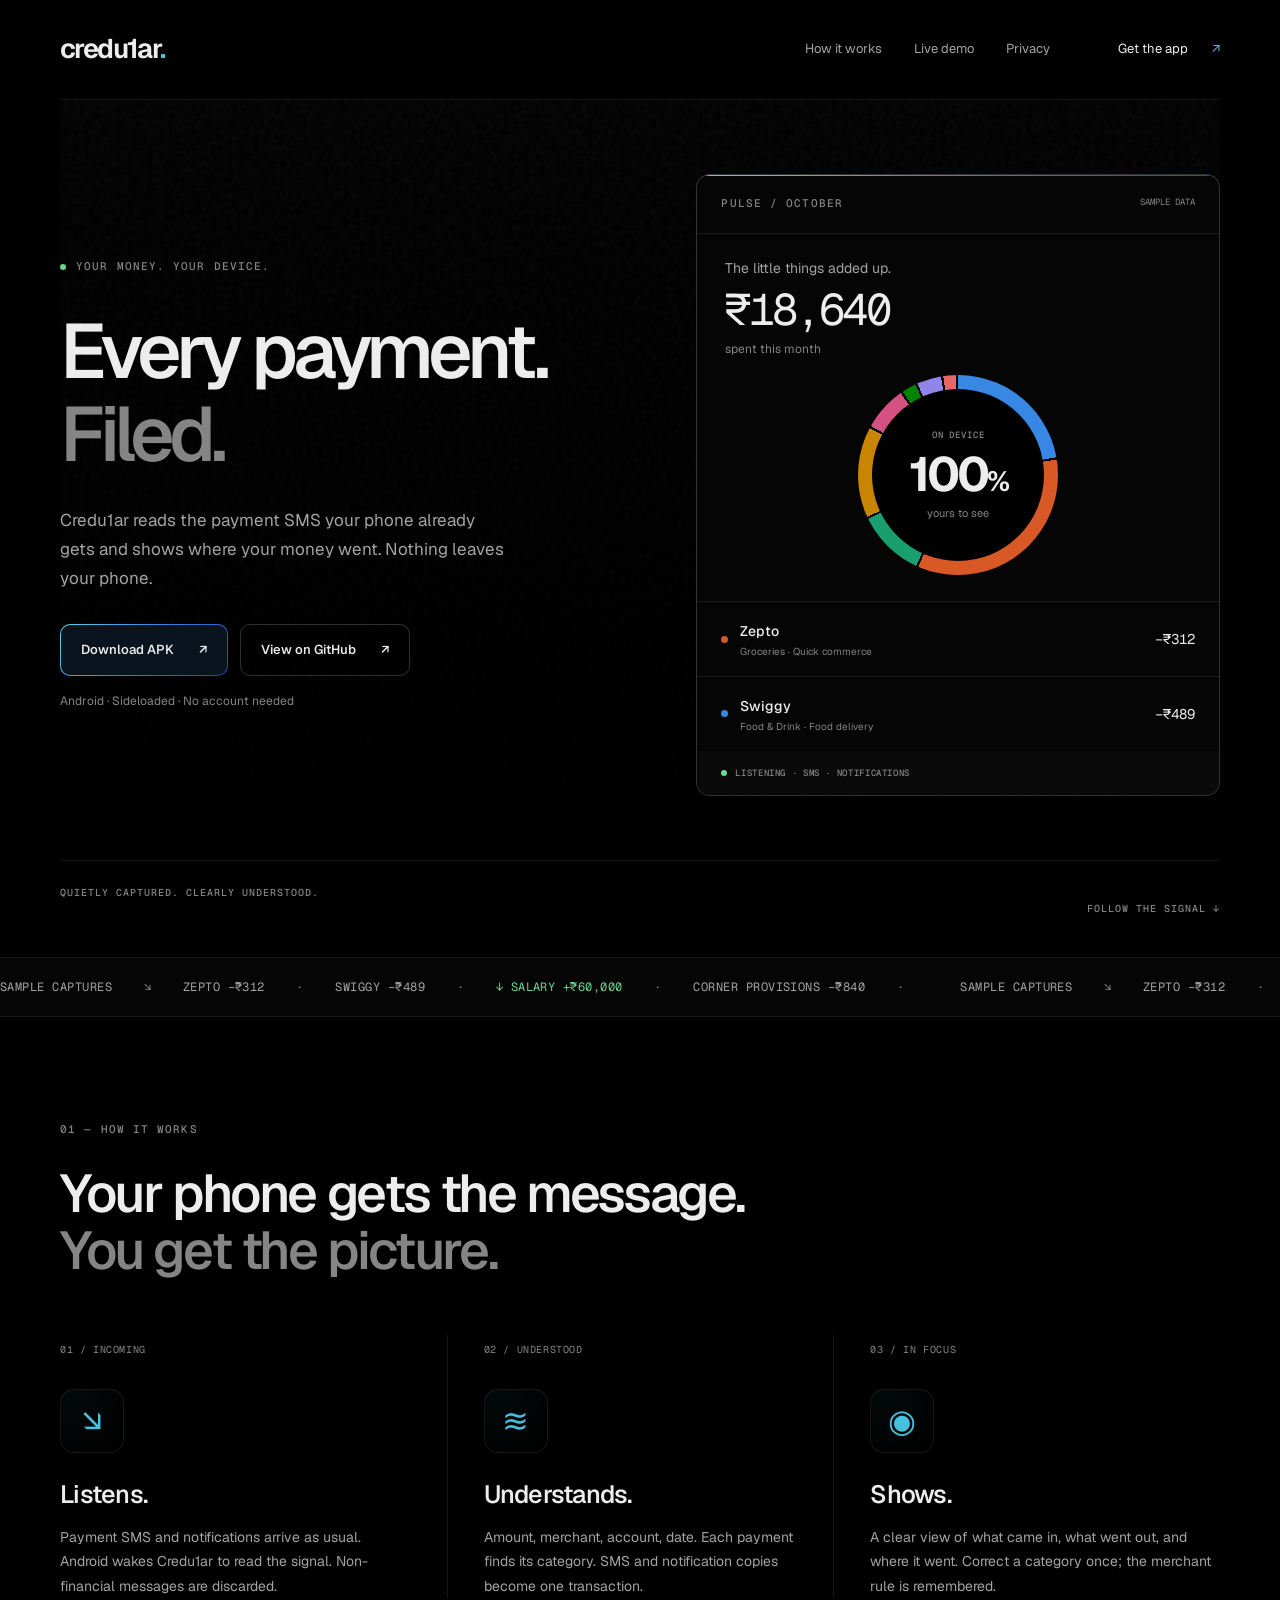
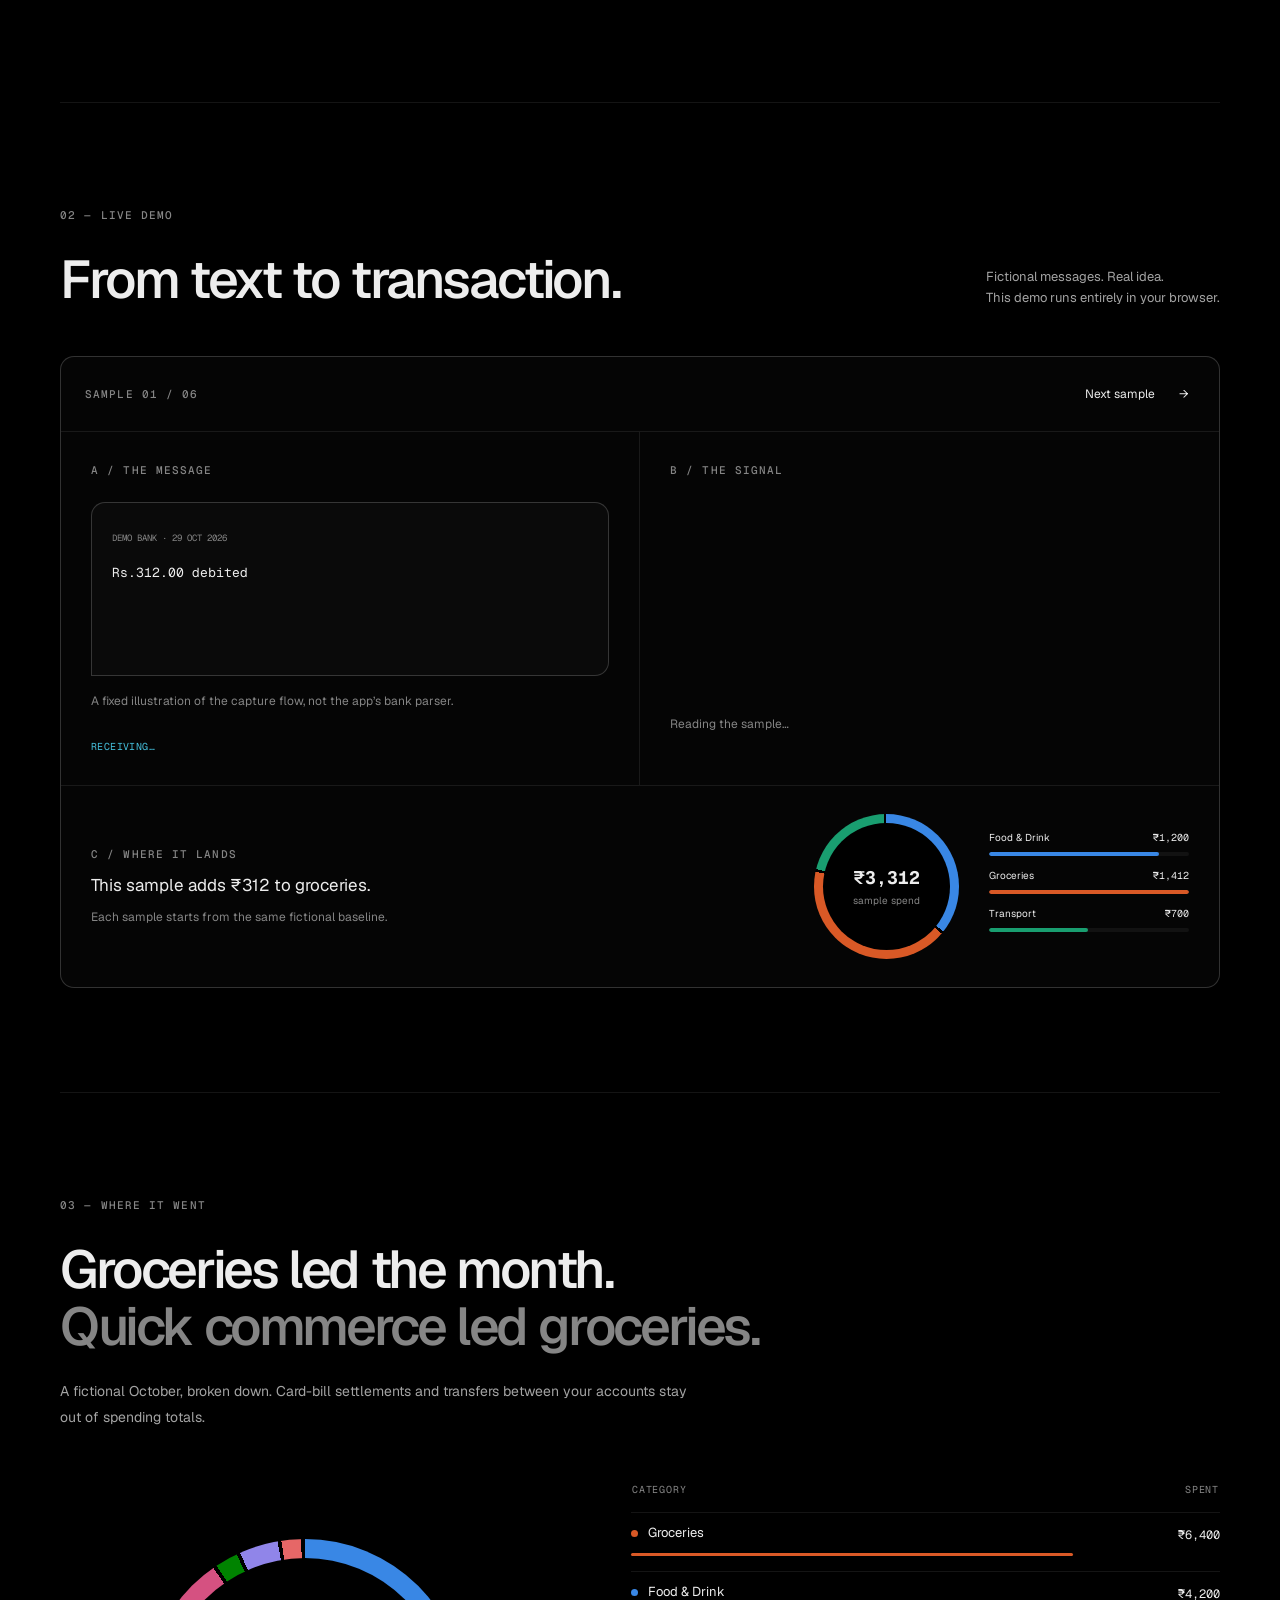
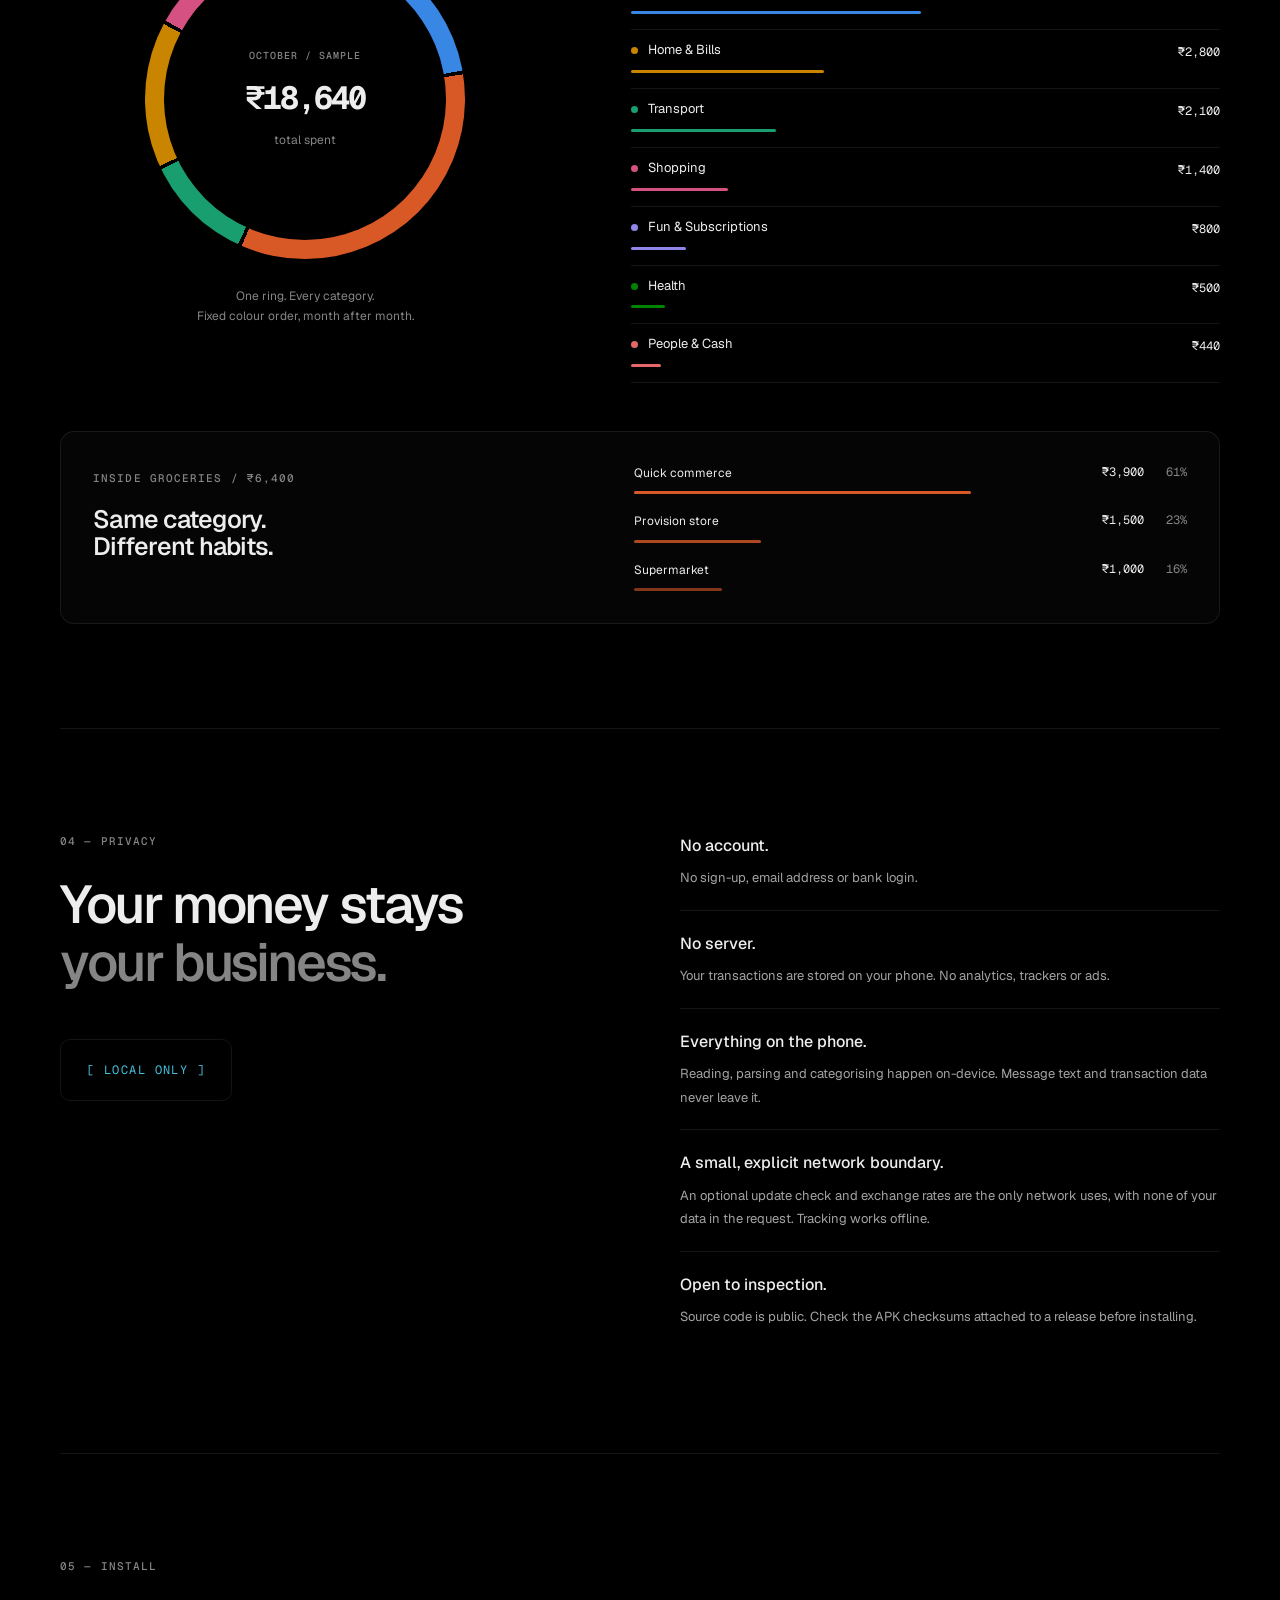
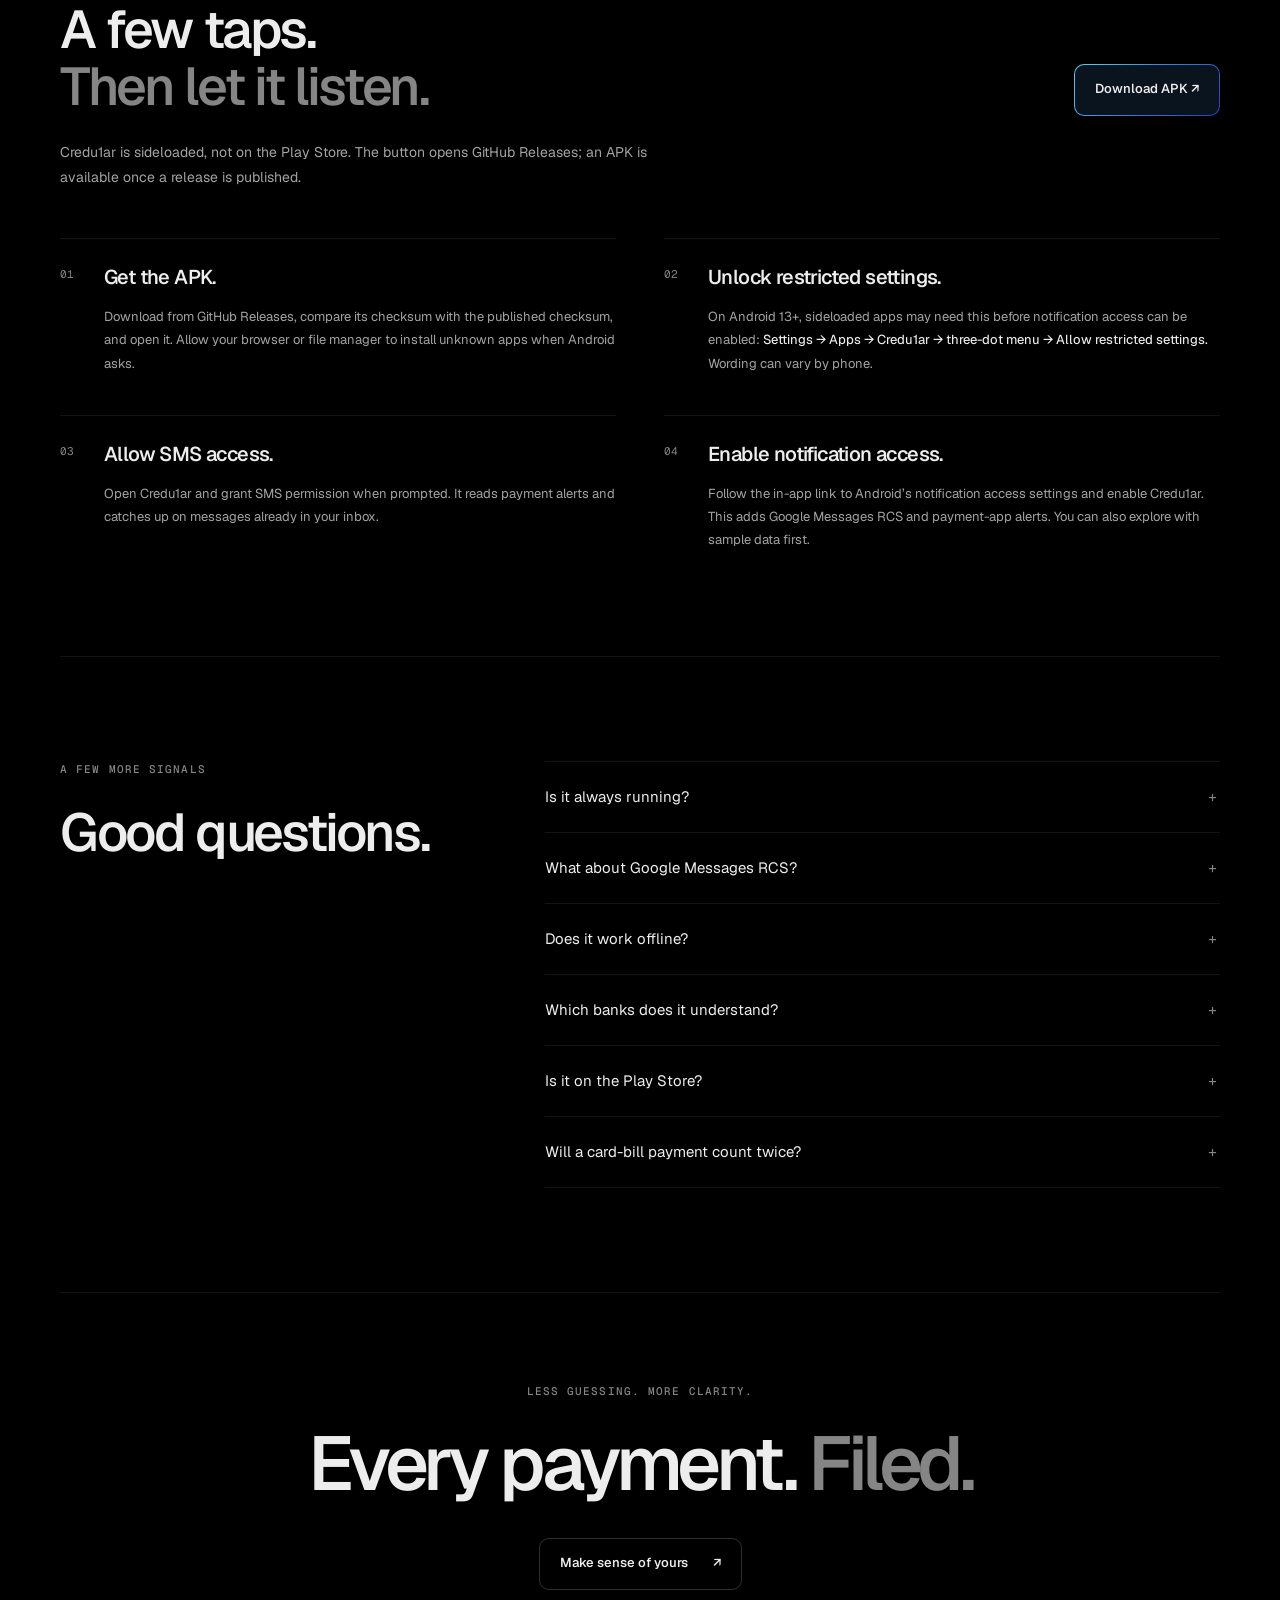
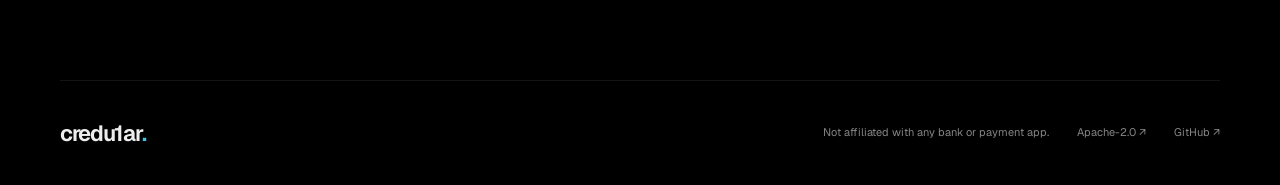
<file: site/index.html>
<!doctype html>
<html lang="en">
<head>
  <meta charset="utf-8">
  <meta name="viewport" content="width=device-width, initial-scale=1">
  <meta name="theme-color" content="#000000">
  <meta name="description" content="Every payment. Filed. Credu1ar is an on-device Android expense tracker. No account, no server. Your money stays your business.">
  <title>Credu1ar — Every payment. Filed.</title>
  <link rel="icon" href="favicon.svg" type="image/svg+xml">
  <link rel="preload" href="fonts/Geist-Variable.woff2" as="font" type="font/woff2" crossorigin>
  <link rel="stylesheet" href="styles.css">
  <script src="main.js" defer></script>
</head>
<body>
<a class="skip" href="#main">Skip to content</a>
<div class="loader" id="loader" hidden role="dialog" aria-modal="true" aria-label="Opening Credu1ar">
  <span class="wordmark">credu1ar<span class="brand-dot">.</span></span>
  <div class="loader-number" aria-hidden="true">000</div>
  <div class="loader-bottom"><span class="eyebrow">A LITTLE CLARITY, COMING IN</span><button id="skip-intro" type="button">Skip intro ↗</button></div>
</div>
<header class="nav wrap">
  <a class="wordmark" href="#" aria-label="Credu1ar home">credu1ar<span class="brand-dot">.</span></a>
  <nav aria-label="Main navigation"><a href="#how">How it works</a><a href="#demo">Live demo</a><a href="#privacy">Privacy</a></nav>
  <a class="nav-install" href="#install">Get the app <span aria-hidden="true">↗</span></a>
</header>
<main id="main">
<section class="hero wrap" aria-labelledby="hero-title" data-motion>
  <div class="grain" aria-hidden="true"></div>
  <div class="hero-copy">
    <div class="eyebrow intro-label"><span class="live-dot" aria-hidden="true"></span> YOUR MONEY. YOUR DEVICE.</div>
    <h1 id="hero-title">Every payment.<br><span class="muted">Filed.</span></h1>
    <p class="hero-promise">Credu1ar reads the payment SMS your phone already gets and shows where your money went. Nothing leaves your phone.</p>
    <div class="actions"><a class="button primary" href="https://github.com/Chiragjjjks/Credu1ar/releases/latest">Download APK <span aria-hidden="true">↗</span></a><a class="button" href="https://github.com/Chiragjjjks/Credu1ar">View on GitHub <span aria-hidden="true">↗</span></a></div>
    <p class="small">Android · Sideloaded · No account needed</p>
  </div>
  <div class="pulse" aria-label="Illustrative Pulse screen with fictional spending">
    <div class="panel-top"><span class="eyebrow">PULSE / OCTOBER</span><span class="small mono">SAMPLE DATA</span></div>
    <p class="pulse-headline">The little things added up.</p>
    <div class="pulse-total mono">₹18,640<span>spent this month</span></div>
    <div class="hero-chart"><div class="ring hero-ring" role="img" aria-label="Fictional spending by category. Full amounts appear in Where it went."><div><span class="eyebrow">ON DEVICE</span><strong>100<span>%</span></strong><span class="small">yours to see</span></div></div><div class="signal-lines" aria-hidden="true"><i></i><i></i><i></i><i></i><i></i><i></i><i></i><i></i><i></i><i></i><i></i><i></i><i></i><i></i><i></i><i></i></div></div>
    <div class="capture-row"><span class="category-dot groceries"></span><div><strong>Zepto</strong><small>Groceries · Quick commerce</small></div><span class="mono">−₹312</span></div>
    <div class="capture-row"><span class="category-dot food"></span><div><strong>Swiggy</strong><small>Food &amp; Drink · Food delivery</small></div><span class="mono">−₹489</span></div>
    <div class="pulse-foot eyebrow"><span class="live-dot" aria-hidden="true"></span> LISTENING · SMS · NOTIFICATIONS</div>
  </div>
  <div class="hero-bottom eyebrow"><span>QUIETLY CAPTURED. CLEARLY UNDERSTOOD.</span><a href="#how">FOLLOW THE SIGNAL ↓</a></div>
</section>
<div class="ticker" data-motion aria-label="Fictional captures: Zepto minus 312 rupees, Swiggy minus 489 rupees, salary plus 60,000 rupees. All sample data."><div class="ticker-track" aria-hidden="true"><span>SAMPLE CAPTURES <b>↘</b> ZEPTO −₹312 <b>·</b> SWIGGY −₹489 <b>·</b> <em>↓ SALARY +₹60,000</em> <b>·</b> CORNER PROVISIONS −₹840 <b>·</b> </span><span>SAMPLE CAPTURES <b>↘</b> ZEPTO −₹312 <b>·</b> SWIGGY −₹489 <b>·</b> <em>↓ SALARY +₹60,000</em> <b>·</b> CORNER PROVISIONS −₹840 <b>·</b> </span></div></div>
<section class="section wrap" id="how" aria-labelledby="how-title">
  <p class="eyebrow" data-reveal>01 — HOW IT WORKS</p>
  <h2 id="how-title" data-reveal>Your phone gets the message.<br><span class="muted">You get the picture.</span></h2>
  <div class="steps">
    <article data-reveal><span class="step-number mono">01 / INCOMING</span><div class="step-icon" aria-hidden="true">↘</div><h3>Listens.</h3><p>Payment SMS and notifications arrive as usual. Android wakes Credu1ar to read the signal. Non-financial messages are discarded.</p></article>
    <article data-reveal><span class="step-number mono">02 / UNDERSTOOD</span><div class="step-icon" aria-hidden="true">≋</div><h3>Understands.</h3><p>Amount, merchant, account, date. Each payment finds its category. SMS and notification copies become one transaction.</p></article>
    <article data-reveal><span class="step-number mono">03 / IN FOCUS</span><div class="step-icon" aria-hidden="true">◉</div><h3>Shows.</h3><p>A clear view of what came in, what went out, and where it went. Correct a category once; the merchant rule is remembered.</p></article>
  </div>
</section>
<section class="section wrap" id="demo" aria-labelledby="demo-title" data-motion>
  <div class="section-heading" data-reveal><div><p class="eyebrow">02 — LIVE DEMO</p><h2 id="demo-title">From text to transaction.</h2></div><p>Fictional messages. Real idea.<br>This demo runs entirely in your browser.</p></div>
  <div class="demo-panel" data-reveal>
    <div class="demo-top"><span class="eyebrow" id="sample-index">SAMPLE 01 / 06</span><button id="next-sample" type="button">Next sample <span aria-hidden="true">→</span></button></div>
    <div class="demo-grid">
      <div class="message-stage"><p class="eyebrow">A / THE MESSAGE</p><div class="sms"><span class="small mono">DEMO BANK · 29 OCT 2026</span><p id="sms-text">Rs.312.00 debited from A/c XX1234 on 29-10-26 to VPA zepto@axisbank.</p></div><p class="small demo-explainer">A fixed illustration of the capture flow, not the app’s bank parser.</p><div class="trace mono" id="trace" aria-hidden="true">RECEIVED → PARSED → FILED</div></div>
      <div class="result-stage"><p class="eyebrow">B / THE SIGNAL</p><dl class="fields"><div><dt>Amount</dt><dd id="field-amount">−₹312</dd></div><div><dt>Merchant</dt><dd id="field-merchant">Zepto</dd></div><div><dt>Account tail</dt><dd id="field-account">••1234</dd></div><div><dt>Date</dt><dd id="field-date">29 Oct 2026</dd></div></dl><div class="demo-row capture-row" id="demo-row"><span class="category-dot groceries" id="demo-dot"></span><div><strong id="row-merchant">Zepto</strong><small id="row-category">Groceries · Quick commerce</small></div><span class="mono" id="row-amount">−₹312</span></div><p class="small" id="sample-note">Included in spending.</p></div>
    </div>
    <div class="demo-summary"><div><p class="eyebrow">C / WHERE IT LANDS</p><p id="demo-headline">This sample adds ₹312 to groceries.</p><p class="small">Each sample starts from the same fictional baseline.</p></div><div class="ring demo-ring" id="demo-ring" role="img" aria-label="Demo spending categories"><div><strong class="mono" id="demo-total">₹3,312</strong><span class="small">sample spend</span></div></div><div class="demo-bars" id="demo-bars"></div></div>
    <p class="sr-only" id="demo-announcement" role="status" aria-live="polite"></p>
  </div>
  <noscript><p>The page works without JavaScript. Enable it to cycle through the six fictional demo messages.</p></noscript>
</section>
<section class="section wrap" id="where" aria-labelledby="where-title">
  <p class="eyebrow" data-reveal>03 — WHERE IT WENT</p><h2 id="where-title" data-reveal>Groceries led the month.<br><span class="muted">Quick commerce led groceries.</span></h2><p class="section-intro">A fictional October, broken down. Card-bill settlements and transfers between your accounts stay out of spending totals.</p>
  <div class="breakdown" data-reveal><div class="overview"><div class="ring overview-ring" role="img" aria-label="October sample spending, 18,640 rupees. Segments follow fixed category order; the adjacent table lists every value."><div><span class="eyebrow">OCTOBER / SAMPLE</span><strong class="mono">₹18,640</strong><span class="small">total spent</span></div></div><p class="small">One ring. Every category.<br>Fixed colour order, month after month.</p></div>
  <div><table class="category-table"><caption class="sr-only">Fictional October spending, ranked by amount</caption><thead><tr><th scope="col">Category</th><th scope="col">Spent</th></tr></thead><tbody>
    <tr style="--category:#D95926;--bar:100%"><th scope="row"><span class="category-dot"></span>Groceries<span class="bar"></span></th><td>₹6,400</td></tr>
    <tr style="--category:#3987E5;--bar:65.625%"><th scope="row"><span class="category-dot"></span>Food &amp; Drink<span class="bar"></span></th><td>₹4,200</td></tr>
    <tr style="--category:#C98500;--bar:43.75%"><th scope="row"><span class="category-dot"></span>Home &amp; Bills<span class="bar"></span></th><td>₹2,800</td></tr>
    <tr style="--category:#199E70;--bar:32.8125%"><th scope="row"><span class="category-dot"></span>Transport<span class="bar"></span></th><td>₹2,100</td></tr>
    <tr style="--category:#D55181;--bar:21.875%"><th scope="row"><span class="category-dot"></span>Shopping<span class="bar"></span></th><td>₹1,400</td></tr>
    <tr style="--category:#9085E9;--bar:12.5%"><th scope="row"><span class="category-dot"></span>Fun &amp; Subscriptions<span class="bar"></span></th><td>₹800</td></tr>
    <tr style="--category:#008300;--bar:7.8125%"><th scope="row"><span class="category-dot"></span>Health<span class="bar"></span></th><td>₹500</td></tr>
    <tr style="--category:#E66767;--bar:6.875%"><th scope="row"><span class="category-dot"></span>People &amp; Cash<span class="bar"></span></th><td>₹440</td></tr>
  </tbody></table></div></div>
  <div class="grocery-split" data-reveal><div><span class="eyebrow">INSIDE GROCERIES / ₹6,400</span><h3>Same category.<br> Different habits.</h3></div><dl><div><dt>Quick commerce</dt><dd>₹3,900 <span>61%</span></dd><i style="--bar:61%" aria-hidden="true"></i></div><div><dt>Provision store</dt><dd>₹1,500 <span>23%</span></dd><i style="--bar:23%" aria-hidden="true"></i></div><div><dt>Supermarket</dt><dd>₹1,000 <span>16%</span></dd><i style="--bar:16%" aria-hidden="true"></i></div></dl></div>
</section>
<section class="section wrap privacy" id="privacy" aria-labelledby="privacy-title"><div data-reveal><p class="eyebrow">04 — PRIVACY</p><h2 id="privacy-title">Your money stays<br><span class="muted">your business.</span></h2><div class="privacy-mark" aria-hidden="true">[ LOCAL ONLY ]</div></div><ul data-reveal><li><strong>No account.</strong><span>No sign-up, email address or bank login.</span></li><li><strong>No server.</strong><span>Your transactions are stored on your phone. No analytics, trackers or ads.</span></li><li><strong>Everything on the phone.</strong><span>Reading, parsing and categorising happen on-device. Message text and transaction data never leave it.</span></li><li><strong>A small, explicit network boundary.</strong><span>An optional update check and exchange rates are the only network uses, with none of your data in the request. Tracking works offline.</span></li><li><strong>Open to inspection.</strong><span>Source code is public. Check the APK checksums attached to a release before installing.</span></li></ul></section>
<section class="section wrap" id="install" aria-labelledby="install-title"><p class="eyebrow" data-reveal>05 — INSTALL</p><div class="section-heading" data-reveal><h2 id="install-title">A few taps.<br><span class="muted">Then let it listen.</span></h2><a class="button primary" href="https://github.com/Chiragjjjks/Credu1ar/releases/latest">Download APK ↗</a></div><p class="section-intro">Credu1ar is sideloaded, not on the Play Store. The button opens GitHub Releases; an APK is available once a release is published.</p><ol class="install-steps"><li data-reveal><h3>Get the APK.</h3><p>Download from GitHub Releases, compare its checksum with the published checksum, and open it. Allow your browser or file manager to install unknown apps when Android asks.</p></li><li data-reveal><h3>Unlock restricted settings.</h3><p>On Android 13+, sideloaded apps may need this before notification access can be enabled: <strong>Settings → Apps → Credu1ar → three-dot menu → Allow restricted settings.</strong> Wording can vary by phone.</p></li><li data-reveal><h3>Allow SMS access.</h3><p>Open Credu1ar and grant SMS permission when prompted. It reads payment alerts and catches up on messages already in your inbox.</p></li><li data-reveal><h3>Enable notification access.</h3><p>Follow the in-app link to Android’s notification access settings and enable Credu1ar. This adds Google Messages RCS and payment-app alerts. You can also explore with sample data first.</p></li></ol></section>
<section class="section wrap faq" aria-labelledby="faq-title"><div data-reveal><p class="eyebrow">A FEW MORE SIGNALS</p><h2 id="faq-title">Good questions.</h2></div><div data-reveal>
<details><summary>Is it always running?</summary><p>No foreground service or permanent notification. Android wakes the app for incoming SMS and notification events. A catch-up scan on wake checks for missed SMS. Phone battery settings can affect capture; Diagnostics helps you check it.</p></details>
<details><summary>What about Google Messages RCS?</summary><p>RCS messages are not SMS, so they use the notification path. Enable notification access and let Google Messages show notification text. Hidden or truncated text can limit what Credu1ar can read.</p></details>
<details><summary>Does it work offline?</summary><p>Yes. Capturing messages, parsing, categorising and viewing spending all work offline. Update checks and exchange rates need a connection.</p></details>
<details><summary>Which banks does it understand?</summary><p>It uses bank-format rules and a generic fallback for financial messages. Coverage depends on the message format, not just the bank name. Financial messages it cannot confidently parse go to Needs review. There is no promise of support for every bank or alert.</p></details>
<details><summary>Is it on the Play Store?</summary><p>No. Credu1ar is a personal Android app distributed as a sideloaded APK through GitHub Releases.</p></details>
<details><summary>Will a card-bill payment count twice?</summary><p>Card-bill settlements, self transfers and investments are tagged as not spending and excluded from spend totals. The live demo includes a fictional card settlement so you can see the distinction.</p></details>
</div></section>
<div class="closing wrap" data-reveal><p class="eyebrow">LESS GUESSING. MORE CLARITY.</p><p>Every payment.<span class="muted"> Filed.</span></p><a class="button" href="#install">Make sense of yours <span aria-hidden="true">↗</span></a></div>
</main>
<footer class="wrap"><a class="wordmark" href="#">credu1ar<span class="brand-dot">.</span></a><p>Not affiliated with any bank or payment app.</p><a href="https://github.com/Chiragjjjks/Credu1ar/blob/main/LICENSE">Apache-2.0 ↗</a><a href="https://github.com/Chiragjjjks/Credu1ar">GitHub ↗</a></footer>
</body>
</html>
</file>
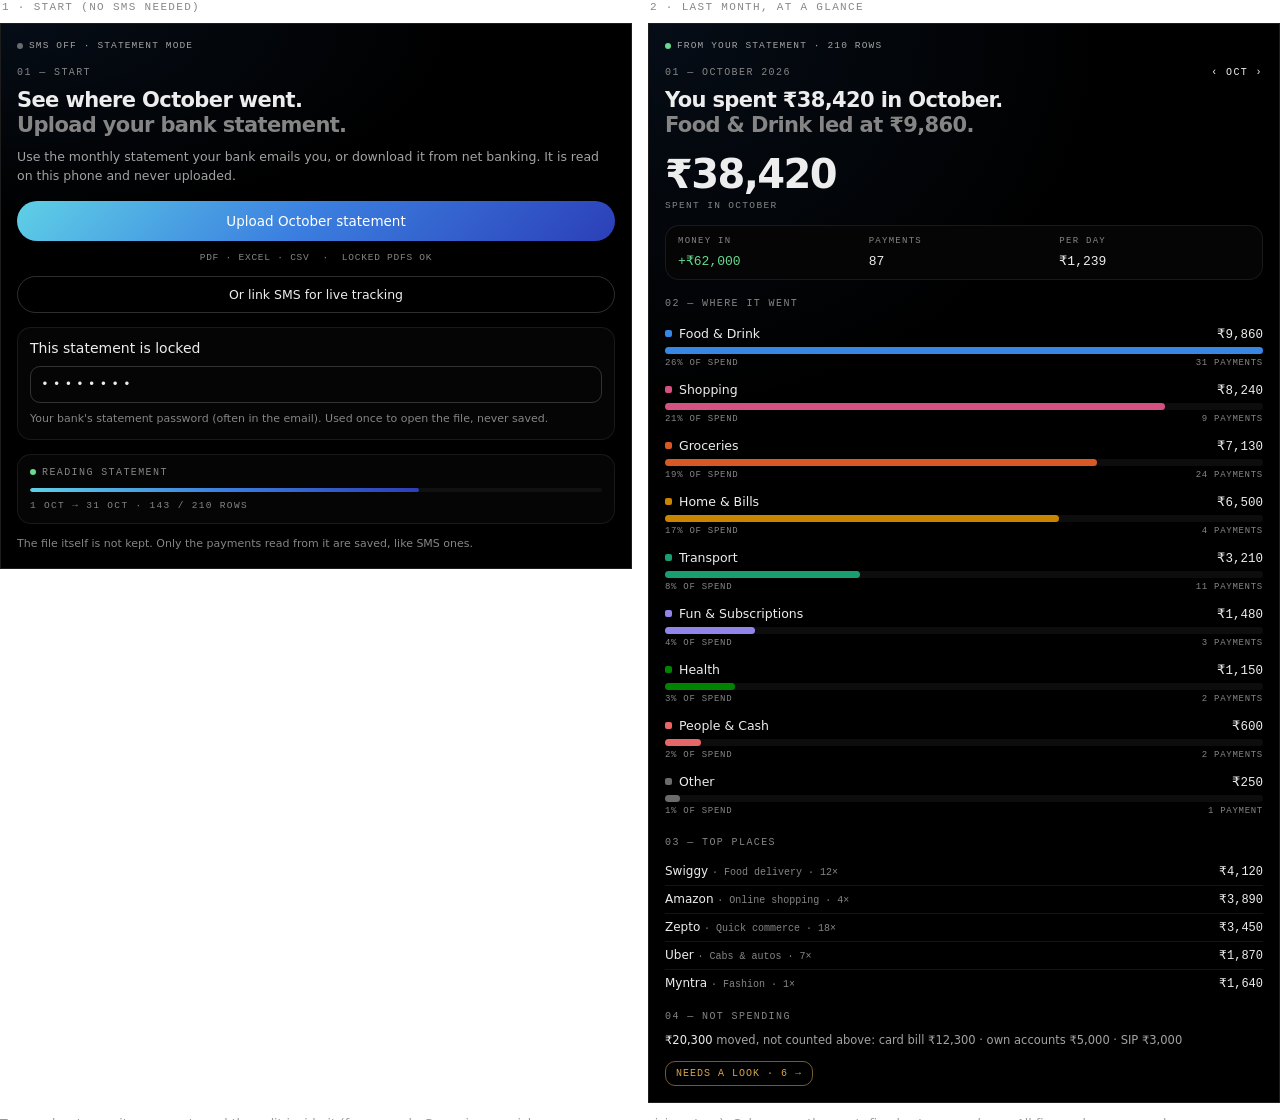
<file: plans/v0.1.3/mockup.html>
<!doctype html>
<html><head><meta charset="utf-8">
<style>
  :root{--ink:#EDEDED;--mid:#A3A3A3;--dim:#858585;--line:rgba(255,255,255,.08);--hot:rgba(255,255,255,.18);--panel:#050505;--in:#68D98F;--amber:#D8A548;
    --sans:Geist,Inter,-apple-system,"SF Pro Text",system-ui,sans-serif;--mono:"Geist Mono","SF Mono",ui-monospace,Menlo,monospace;}
  *{box-sizing:border-box;margin:0;padding:0}
  .row{display:flex;gap:16px;align-items:flex-start}
  .col{flex:1;min-width:0}
  .cap{font:500 11px/1.4 var(--mono);letter-spacing:.12em;text-transform:uppercase;color:var(--muted-foreground,#888);margin:0 0 8px 2px}
  .phone{background:#000;color:var(--ink);border-radius:var(--radius);padding:16px;border:1px solid #1d1d1d;font-family:var(--sans);
    background-image:radial-gradient(120% 60% at 0% 0%,rgba(59,127,224,.10),transparent 60%)}
  .strip{display:flex;align-items:center;gap:6px;font:500 9.5px var(--mono);letter-spacing:.12em;color:var(--mid);margin-bottom:16px}
  .dot{width:6px;height:6px;border-radius:50%;background:var(--in)}
  .eb{font:500 10px var(--mono);letter-spacing:.14em;color:var(--dim);text-transform:uppercase;margin:0 0 10px}
  .eb .r{float:right;color:var(--ink)}
  h1{font:600 21px/1.18 var(--sans);letter-spacing:-.03em}
  h1 .d{color:var(--dim);display:block}
  p.body{font:400 12.5px/1.5 var(--sans);color:var(--mid);margin-top:10px}
  .btn{margin-top:16px;border-radius:999px;padding:12px 14px;text-align:center;font:500 13.5px var(--sans);color:#fff;
    background:linear-gradient(135deg,#5FD0E6,#3B7FE0 48%,#2C3FB8)}
  .ghost{margin-top:10px;border-radius:999px;padding:10px 14px;text-align:center;font:500 12.5px var(--sans);color:var(--ink);border:1px solid var(--hot)}
  .fine{font:500 9.5px/1.5 var(--mono);letter-spacing:.08em;color:var(--dim);text-transform:uppercase;margin-top:10px;text-align:center}
  .card{border:1px solid var(--line);background:var(--panel);border-radius:14px;padding:12px;margin-top:14px}
  .sheetT{font:500 14px var(--sans)}
  .field{margin-top:10px;border:1px solid var(--hot);border-radius:10px;padding:10px;font:500 13px var(--mono);color:var(--ink);letter-spacing:.3em}
  .hint{font:400 11px/1.45 var(--sans);color:var(--dim);margin-top:8px}
  .prog{height:4px;border-radius:4px;background:#111;margin-top:10px;overflow:hidden}
  .prog i{display:block;height:100%;width:68%;border-radius:4px;background:linear-gradient(90deg,#5FD0E6,#3B7FE0,#2C3FB8)}
  .hero{font:600 40px/1 var(--sans);letter-spacing:-.04em;margin-top:16px;font-variant-numeric:tabular-nums}
  .heroL{font:500 9.5px var(--mono);letter-spacing:.14em;color:var(--dim);margin-top:6px}
  .stats{display:flex;border:1px solid var(--line);background:var(--panel);border-radius:14px;padding:10px 12px;margin-top:14px}
  .stats div{flex:1}
  .stats b{display:block;font:500 9px var(--mono);letter-spacing:.14em;color:var(--dim);margin-bottom:4px}
  .stats span{font:500 13px var(--mono)}
  .bars{margin-top:8px}
  .bar{padding:7px 0;cursor:default}
  .bar .t{display:flex;justify-content:space-between;align-items:baseline;font:400 12.5px var(--sans)}
  .bar .t .a{font:500 12.5px var(--mono)}
  .bar .s{display:flex;justify-content:space-between;font:500 9px var(--mono);letter-spacing:.08em;color:var(--dim);margin-top:4px}
  .track{height:7px;margin-top:5px;border-radius:4px;background:#0d0d0d}
  .fill{height:7px;border-radius:4px}
  .bar:hover .track{outline:1px solid var(--hot)}
  .sw{display:inline-block;width:7px;height:7px;border-radius:2px;margin-right:7px;vertical-align:1px}
  .mr{display:flex;justify-content:space-between;font:400 12px var(--sans);padding:6px 0;border-top:1px solid var(--line)}
  .mr:first-child{border-top:0}
  .mr .a{font:500 12px var(--mono)}
  .mr .c{color:var(--dim);font:500 10px var(--mono)}
  .moves{font:400 11.5px/1.5 var(--sans);color:var(--mid)}
  .moves b{font-weight:500;color:var(--ink)}
  .chip{display:inline-block;margin-top:12px;border:1px solid rgba(216,165,72,.55);color:var(--amber);border-radius:10px;padding:6px 10px;font:500 10px var(--mono);letter-spacing:.1em}
  .note{font:400 12.5px/1.5 var(--font-sans,system-ui);color:var(--muted-foreground,#999);margin-top:12px}
</style></head>
<body>
<div class="row">
  <div class="col">
    <div class="cap">1 · Start (no SMS needed)</div>
    <div class="phone">
      <div class="strip"><span class="dot" style="background:#6B6B6B"></span>SMS OFF · STATEMENT MODE</div>
      <div class="eb">01 — Start</div>
      <h1>See where October went.<span class="d">Upload your bank statement.</span></h1>
      <p class="body">Use the monthly statement your bank emails you, or download it from net banking. It is read on this phone and never uploaded.</p>
      <div class="btn">Upload October statement</div>
      <div class="fine">PDF · Excel · CSV &nbsp;·&nbsp; locked PDFs OK</div>
      <div class="ghost">Or link SMS for live tracking</div>

      <div class="card">
        <div class="sheetT">This statement is locked</div>
        <div class="field">••••••••</div>
        <div class="hint">Your bank's statement password (often in the email). Used once to open the file, never saved.</div>
      </div>

      <div class="card">
        <div class="eb" style="margin:0"><span class="dot" style="display:inline-block;margin-right:6px"></span>Reading statement</div>
        <div class="prog"><i></i></div>
        <div class="heroL" style="margin-top:8px">1 OCT → 31 OCT · 143 / 210 ROWS</div>
      </div>
      <p class="hint" style="margin-top:12px">The file itself is not kept. Only the payments read from it are saved, like SMS ones.</p>
    </div>
  </div>

  <div class="col">
    <div class="cap">2 · Last month, at a glance</div>
    <div class="phone">
      <div class="strip"><span class="dot"></span>FROM YOUR STATEMENT · 210 ROWS</div>
      <div class="eb">01 — October 2026 <span class="r">‹ OCT ›</span></div>
      <h1>You spent ₹38,420 in October.<span class="d">Food &amp; Drink led at ₹9,860.</span></h1>
      <div class="hero">₹38,420</div>
      <div class="heroL">SPENT IN OCTOBER</div>
      <div class="stats">
        <div><b>MONEY IN</b><span style="color:var(--in)">+₹62,000</span></div>
        <div><b>PAYMENTS</b><span>87</span></div>
        <div><b>PER DAY</b><span>₹1,239</span></div>
      </div>

      <div class="eb" style="margin-top:18px">02 — Where it went</div>
      <div class="bars" id="bars"></div>

      <div class="eb" style="margin-top:14px">03 — Top places</div>
      <div id="merch"></div>

      <div class="eb" style="margin-top:14px">04 — Not spending</div>
      <div class="moves"><b>₹20,300</b> moved, not counted above: card bill ₹12,300 · own accounts ₹5,000 · SIP ₹3,000</div>
      <div class="chip">NEEDS A LOOK · 6 →</div>
    </div>
  </div>
</div>
<p class="note">Tap any bar to see its payments and the split inside it (for example Groceries → quick commerce vs provision store). Colours are the app's fixed category colours. All figures here are made up.</p>

<script>
const groups=[["Food & Drink","#3987E5",9860,31],["Shopping","#D55181",8240,9],["Groceries","#D95926",7130,24],["Home & Bills","#C98500",6500,4],
["Transport","#199E70",3210,11],["Fun & Subscriptions","#9085E9",1480,3],["Health","#008300",1150,2],["People & Cash","#E66767",600,2],["Other","#6B6B6B",250,1]];
const total=groups.reduce((s,g)=>s+g[2],0), max=groups[0][2];
const inr=n=>"₹"+n.toLocaleString("en-IN");
document.getElementById("bars").innerHTML=groups.map(([n,c,v,k])=>{
  const pct=Math.round(v*100/total);
  return `<div class="bar" title="${n}: ${inr(v)} · ${pct}% of spend · ${k} payment${k>1?"s":""}">
    <div class="t"><span><i class="sw" style="background:${c}"></i>${n}</span><span class="a">${inr(v)}</span></div>
    <div class="track"><div class="fill" style="width:${Math.max(2,v*100/max)}%;background:${c}"></div></div>
    <div class="s"><span>${pct}% OF SPEND</span><span>${k} PAYMENT${k>1?"S":""}</span></div></div>`}).join("");
const m=[["Swiggy","Food delivery",4120,12],["Amazon","Online shopping",3890,4],["Zepto","Quick commerce",3450,18],["Uber","Cabs & autos",1870,7],["Myntra","Fashion",1640,1]];
document.getElementById("merch").innerHTML=m.map(([n,c,v,k])=>`<div class="mr"><span>${n} <span class="c">· ${c} · ${k}×</span></span><span class="a">${inr(v)}</span></div>`).join("");
</script>
</body></html>
</file>
<file: site/styles.css>
@font-face{font-family:Geist;src:url('fonts/Geist-Variable.woff2') format('woff2');font-weight:100 900;font-display:swap}@font-face{font-family:'Geist Mono';src:url('fonts/GeistMono-Variable.woff2') format('woff2');font-weight:100 900;font-display:swap}
:root{color-scheme:dark;--ink:#ededed;--mid:#a3a3a3;--dim:#858585;--line:#ffffff14;--line-hot:#ffffff2e;--panel:#050505;--lift:#0a0a0a;--cyan:#46c1de;--in:#68d98f;--brand:linear-gradient(135deg,#5fd0e6,#3b7fe0 48%,#2c3fb8);--ease:cubic-bezier(.16,1,.3,1);--food:#3987e5;--groceries:#d95926;--transport:#199e70;--home:#c98500;--shopping:#d55181;--health:#008300;--fun:#9085e9;--people:#e66767;--static-ring:conic-gradient(var(--food) 0% 22.15%,#000 22.15% 22.53%,var(--groceries) 22.53% 56.48%,#000 56.48% 56.87%,var(--transport) 56.87% 67.75%,#000 67.75% 68.13%,var(--home) 68.13% 82.77%,#000 82.77% 83.15%,var(--shopping) 83.15% 90.28%,#000 90.28% 90.67%,var(--health) 90.67% 92.97%,#000 92.97% 93.35%,var(--fun) 93.35% 97.26%,#000 97.26% 97.64%,var(--people) 97.64% 99.62%,#000 99.62% 100%)}
*{box-sizing:border-box}html{scroll-behavior:smooth;scroll-padding-top:28px}body{margin:0;background:#000;color:var(--ink);font:16px/1.6 Geist,Arial,sans-serif}a{color:inherit;text-decoration:none}button{font:inherit;color:inherit;cursor:pointer}button,a,summary{-webkit-tap-highlight-color:transparent}button{background:none;border:0}a:hover,button:hover,summary:hover{color:#fff}a:focus-visible,button:focus-visible,summary:focus-visible{outline:2px solid var(--cyan);outline-offset:6px;border-radius:3px}::selection{background:#244873;color:#fff}h1,h2,h3,p{margin:0}h1,h2,h3{line-height:1.08;font-weight:550}h1{font-size:clamp(64px,6vw,86px);letter-spacing:-.065em}h2{font-size:clamp(34px,4.15vw,58px);letter-spacing:-.045em}h3{font-size:25px;letter-spacing:-.03em}.wrap{width:min(1160px,calc(100% - 80px));margin-inline:auto}.mono,.eyebrow,.small.mono{font-family:'Geist Mono',monospace;font-variant-numeric:tabular-nums}.eyebrow{font-size:11px;letter-spacing:.1em;color:var(--dim);line-height:1.6;font-weight:500}.muted{color:var(--dim)}.small{font-size:12px;color:var(--dim);line-height:1.6}.sr-only{position:absolute;width:1px;height:1px;margin:-1px;padding:0;border:0;overflow:hidden;clip-path:inset(50%);white-space:nowrap}.skip{position:fixed;top:10px;left:20px;padding:12px 20px;background:var(--ink);color:#000;z-index:20;transform:translateY(-150%)}.skip:focus{transform:none}.wordmark{font-weight:650;letter-spacing:-.06em;font-size:27px;line-height:1.2}.brand-dot{color:var(--cyan)}.nav{height:100px;display:flex;align-items:center;gap:36px;border-bottom:1px solid var(--line)}.nav nav{display:flex;gap:32px;margin-left:auto;font-size:13px;color:var(--mid)}.nav nav a{display:flex;align-items:center;min-height:48px}.nav-install{font-size:13px;min-height:48px;display:flex;align-items:center;gap:24px;margin-left:32px}.nav-install span{color:var(--cyan)}.hero{position:relative;display:grid;grid-template-columns:1.12fr 1fr;gap:50px;align-items:center;padding-top:74px;padding-bottom:0}.hero-copy{position:relative;z-index:1}.intro-label{display:flex;align-items:center;gap:10px;margin-bottom:34px}.live-dot{display:inline-block;width:6px;height:6px;border-radius:50%;background:var(--in);flex-shrink:0;animation:breathe 2.8s ease-in-out infinite;animation-play-state:paused}.is-visible .live-dot{animation-play-state:running}@keyframes breathe{50%{opacity:.4;box-shadow:0 0 0 5px #68d98f0d}}.hero-promise{font-size:17px;line-height:1.7;color:var(--mid);max-width:450px;margin-top:30px}.actions{display:flex;flex-wrap:wrap;gap:12px;margin:32px 0 16px}.button{display:inline-flex;align-items:center;justify-content:center;gap:25px;border:1px solid var(--line-hot);border-radius:10px;padding:14px 20px;min-height:52px;font-size:13px;font-weight:550;transition:border-color .12s,background .12s}.button:hover{border-color:var(--cyan);background:#0a0a0a}.button.primary{position:relative;border-color:transparent;background:linear-gradient(#0a141e,#0a141e) padding-box,var(--brand) border-box}.button.primary:hover{background:linear-gradient(#11263a,#11263a) padding-box,var(--brand) border-box}.hero-bottom{grid-column:1/-1;display:flex;justify-content:space-between;border-top:1px solid var(--line);padding:24px 0;margin-top:14px;font-size:10px}.hero-bottom a{min-height:48px;display:flex;align-items:center}.grain{position:absolute;inset:0;pointer-events:none;opacity:.06;background-image:url("data:image/svg+xml,%3Csvg viewBox='0 0 180 180' xmlns='http://www.w3.org/2000/svg'%3E%3Cfilter id='n'%3E%3CfeTurbulence type='fractalNoise' baseFrequency='.9' numOctaves='3' stitchTiles='stitch'/%3E%3C/filter%3E%3Cpath filter='url(%23n)' opacity='.8' d='M0 0h180v180H0z'/%3E%3C/svg%3E");mask-image:linear-gradient(#000,transparent)}.pulse{position:relative;min-width:0;border:1px solid var(--line-hot);background:var(--panel);border-radius:14px;overflow:hidden}.pulse:before{content:'';position:absolute;inset:0 0 auto;height:1px;background:var(--brand)}.panel-top{display:flex;justify-content:space-between;padding:20px 24px;border-bottom:1px solid var(--line)}.panel-top .small{font-size:9px}.pulse-headline{padding:23px 28px 0;color:var(--mid);font-size:14px}.pulse-total{padding:0 28px;font-size:44px;letter-spacing:-.06em;line-height:1.4}.pulse-total>span{font-family:Geist,sans-serif;display:block;font-size:12px;letter-spacing:0;color:var(--dim)}.hero-chart{position:relative;padding:18px 0 26px;display:flex;justify-content:center;overflow:hidden}.ring{aspect-ratio:1;position:relative;border-radius:50%;background:var(--static-ring);display:grid;place-items:center;isolation:isolate}.ring:before{content:'';position:absolute;inset:14px;background:#000;border-radius:50%;z-index:-1}.ring>div{display:flex;flex-direction:column;align-items:center;text-align:center}.hero-ring{width:200px}.hero-ring strong{font-size:48px;letter-spacing:-.06em;line-height:1.3}.hero-ring strong span{font-size:28px}.hero-ring .eyebrow{font-size:9px}.hero-ring .small{font-size:11px}.signal-lines{position:absolute;bottom:32px;left:24px;right:24px;display:flex;justify-content:space-between;align-items:end;height:40px;z-index:-1}.signal-lines i{width:2px;background:var(--line-hot);height:25%}.signal-lines i:nth-child(3n){height:70%}.signal-lines i:nth-child(2n){height:40%}.capture-row{display:flex;align-items:center;gap:12px;padding:16px 24px;border-top:1px solid var(--line)}.capture-row div{flex:1;min-width:0}.capture-row strong{font-size:14px;font-weight:500}.capture-row small{display:block;color:var(--dim);font-size:10px}.capture-row>.mono{font-size:14px;white-space:nowrap}.category-dot{display:inline-block;width:7px;height:7px;flex-shrink:0;border-radius:50%;background:var(--category)}.groceries{--category:var(--groceries)}.food{--category:var(--food)}.pulse-foot{display:flex;align-items:center;gap:8px;padding:15px 24px;background:var(--lift);font-size:9px;letter-spacing:.07em}.ticker{border-block:1px solid var(--line);overflow:hidden;background:var(--panel);padding:21px 0}.ticker-track{display:flex;width:max-content;font:12px 'Geist Mono',monospace;letter-spacing:.04em;color:var(--mid);animation:marquee 36s linear infinite;animation-play-state:paused}.ticker.is-visible .ticker-track{animation-play-state:running}.ticker-track span{padding-right:32px}.ticker b{font-weight:400;color:var(--dim);padding:0 24px}.ticker em{font-style:normal;color:var(--in)}@keyframes marquee{to{transform:translateX(-50%)}}.section{padding-block:104px;border-bottom:1px solid var(--line)}.section>.eyebrow,.section-heading .eyebrow,.privacy .eyebrow,.faq .eyebrow{margin-bottom:26px}.steps{display:grid;grid-template-columns:repeat(3,1fr);margin-top:56px}.steps article{padding:0 36px;border-left:1px solid var(--line)}.steps article:first-child{padding-left:0;border:0}.steps article:last-child{padding-right:0}.step-number{color:var(--dim);font-size:10px;letter-spacing:.06em}.step-icon{width:64px;height:64px;display:grid;place-items:center;margin:28px 0;color:var(--cyan);font-size:32px;border:1px solid var(--line);border-radius:14px;background:radial-gradient(at 20% 10%,#46c1de0b,transparent)}.steps p{color:var(--mid);font-size:14px;margin-top:17px;line-height:1.75}.section-heading{display:flex;justify-content:space-between;gap:30px;align-items:end}.section-heading>p{font-size:13px;color:var(--mid)}.demo-panel{margin-top:48px;border:1px solid var(--line-hot);border-radius:14px;background:var(--panel);overflow:hidden}.demo-top{padding:13px 24px;display:flex;align-items:center;justify-content:space-between;border-bottom:1px solid var(--line)}.demo-top button{min-height:48px;font-size:12px;display:flex;align-items:center;gap:24px}.demo-grid{display:grid;grid-template-columns:1fr 1fr}.message-stage,.result-stage{padding:30px;min-width:0}.message-stage{border-right:1px solid var(--line)}.sms{margin-top:22px;border:1px solid var(--line-hot);border-radius:14px 14px 14px 0;background:var(--lift);padding:20px;min-height:174px}.sms .small{font-size:9px}.sms p{font:13px/1.8 'Geist Mono',monospace;margin-top:12px;overflow-wrap:anywhere;min-height:72px}.demo-explainer{margin-top:16px}.trace{font-size:10px;color:var(--cyan);margin-top:28px;letter-spacing:.04em}.fields{display:grid;grid-template-columns:1fr 1fr;gap:24px;margin:23px 0 27px}.fields div{min-width:0}.fields dt{font-size:11px;color:var(--dim);margin-bottom:5px}.fields dd{font:13px/1.5 'Geist Mono',monospace;margin:0;overflow-wrap:anywhere}.demo-row{padding:17px 0;min-height:74px}.demo-row strong{font-size:13px}.demo-row small{font-size:10px}.demo-summary{border-top:1px solid var(--line);padding:28px 30px;display:grid;grid-template-columns:1fr 145px 200px;align-items:center;gap:30px}.demo-summary>div>p:nth-child(2){font-size:17px;line-height:1.4;margin:10px 0}.demo-ring{width:145px;background:conic-gradient(var(--food) 0 38%,#000 38% 38.5%,var(--groceries) 38.5% 78%,#000 78% 78.5%,var(--transport) 78.5% 99.5%,#000 99.5%)}.demo-ring:before{inset:9px}.demo-ring strong{font-size:18px}.demo-ring .small{font-size:10px}.demo-bars>div{margin-bottom:12px}.demo-bar-label{display:flex;justify-content:space-between;gap:10px;font-size:10px;margin-bottom:6px}.demo-bar-label strong{font-weight:400;font-family:'Geist Mono',monospace}.meter{height:4px;background:#ffffff0d;border-radius:4px;overflow:hidden}.meter i{display:block;height:100%;width:var(--bar);background:var(--category);border-radius:4px}.section-intro{font-size:14px;color:var(--mid);max-width:640px;line-height:1.8;margin-top:24px}.breakdown{display:grid;grid-template-columns:1fr 1.2fr;gap:80px;align-items:center;margin-top:52px}.overview{text-align:center}.overview-ring{width:min(100%,320px);margin:0 auto 28px}.overview-ring:before{inset:19px}.overview-ring strong{font-size:32px;letter-spacing:-.06em;margin:8px 0}.overview-ring .eyebrow{font-size:10px}.category-table{border-collapse:collapse;width:100%;font-size:13px;text-align:left}.category-table thead{font:10px 'Geist Mono',monospace;text-transform:uppercase;letter-spacing:.08em;color:var(--dim)}.category-table thead th{font-weight:400;padding-bottom:16px}.category-table td,.category-table th{border-bottom:1px solid var(--line)}.category-table td{text-align:right;vertical-align:top;white-space:nowrap;font:12px 'Geist Mono',monospace;padding:14px 0 22px 16px}.category-table th[scope=row]{padding:10px 0 15px;font-weight:400;position:relative;width:75%}.category-table .category-dot{margin-right:10px}.category-table .bar{display:block;height:3px;margin-top:9px;width:var(--bar);background:var(--category);border-radius:4px}.category-table thead th:last-child{text-align:right}.grocery-split{display:grid;grid-template-columns:1fr 1.2fr;gap:80px;background:var(--panel);border:1px solid var(--line);border-radius:14px;padding:32px;margin-top:48px}.grocery-split h3{margin-top:16px}.grocery-split dl{margin:0;display:flex;flex-direction:column;gap:18px}.grocery-split dl>div{display:grid;grid-template-columns:1fr auto}.grocery-split dt{font-size:12px}.grocery-split dd{font:12px 'Geist Mono',monospace;margin:0}.grocery-split dd span{color:var(--dim);padding-left:15px}.grocery-split i{grid-column:1/-1;background:var(--groceries);height:3px;width:var(--bar);margin-top:8px;border-radius:4px}.grocery-split dl>div:nth-child(2) i{opacity:.8}.grocery-split dl>div:nth-child(3) i{opacity:.6}.privacy{display:grid;grid-template-columns:1fr 1fr;gap:80px}.privacy-mark{font:12px 'Geist Mono',monospace;color:var(--cyan);letter-spacing:.12em;border:1px solid var(--line);border-radius:10px;padding:22px 26px;display:inline-block;margin-top:48px}.privacy ul{list-style:none;margin:0;padding:0}.privacy li{padding:20px 0;border-bottom:1px solid var(--line)}.privacy li:first-child{padding-top:0}.privacy li:last-child{border:0}.privacy strong{font-size:16px;font-weight:500}.privacy li span{display:block;font-size:13px;color:var(--mid);margin-top:8px;line-height:1.8}.install-steps{list-style:none;counter-reset:install;padding:0;margin:48px 0 0;display:grid;grid-template-columns:1fr 1fr;gap:40px 48px}.install-steps li{counter-increment:install;position:relative;border-top:1px solid var(--line);padding:28px 0 0 44px}.install-steps li:before{content:'0' counter(install);position:absolute;left:0;top:28px;font:11px 'Geist Mono',monospace;color:var(--dim)}.install-steps h3{font-size:20px}.install-steps p{font-size:13px;color:var(--mid);margin-top:16px;line-height:1.8}.install-steps strong{color:var(--ink);font-weight:450}.faq{display:grid;grid-template-columns:.75fr 1.25fr;gap:80px}.faq details{border-top:1px solid var(--line)}.faq details:last-child{border-bottom:1px solid var(--line)}.faq summary{cursor:pointer;list-style:none;position:relative;padding:23px 30px 23px 0;font-size:15px;min-height:64px}.faq summary::-webkit-details-marker{display:none}.faq summary:after{content:'+';position:absolute;right:3px;color:var(--dim);font-family:'Geist Mono',monospace}.faq details[open] summary:after{content:'−'}.faq details p{font-size:13px;color:var(--mid);padding:0 24px 24px 0;line-height:1.8}.closing{text-align:center;padding-block:90px}.closing>p:nth-child(2){font-size:clamp(38px,6vw,76px);font-weight:550;letter-spacing:-.06em;margin:20px 0 30px;line-height:1.15}footer{border-top:1px solid var(--line);display:flex;align-items:center;gap:28px;padding-block:28px;font-size:11px;color:var(--dim)}footer .wordmark{color:var(--ink);font-size:22px}footer p{margin-left:auto}footer>a{min-height:48px;display:flex;align-items:center}.loader{position:fixed;inset:0;background:#000;z-index:30;display:flex;flex-direction:column;justify-content:space-between;padding:40px;clip-path:inset(0);transition:clip-path .6s var(--ease)}.loader[hidden]{display:none}.loader.leaving{clip-path:inset(0 0 100% 0);pointer-events:none}.loader-number{font:clamp(100px,23vw,280px)/1 'Geist Mono',monospace;letter-spacing:-.09em;text-align:center}.loader-bottom{display:flex;align-items:center;justify-content:space-between;gap:20px}.loader-bottom button{min-height:48px;font-size:13px}.motion-ready [data-reveal]{opacity:0;transform:translateY(22px);transition:opacity .6s var(--ease),transform .6s var(--ease);transition-delay:var(--delay,0ms)}.motion-ready [data-reveal].revealed{opacity:1;transform:none}.tab-hidden *{animation-play-state:paused!important;transition:none!important}.section-paused *{animation-play-state:paused!important;transition:none!important}
@media(min-width:1440px){.hero{padding-top:100px}}
@media(max-width:1000px){.wrap{width:calc(100% - 56px)}.hero{gap:28px}.hero-promise{font-size:15px}.hero h1{font-size:72px}.nav{gap:20px}.nav nav{gap:20px}.nav-install{margin-left:0}.demo-summary{grid-template-columns:1fr 130px;gap:24px}.demo-bars{grid-column:1/-1;display:grid;grid-template-columns:repeat(3,1fr);gap:24px}.demo-ring{width:130px}.breakdown,.grocery-split,.privacy,.faq{gap:40px}.steps article{padding-inline:24px}.capture-row{padding-inline:18px}.pulse-foot{font-size:8px}.section{padding-block:80px}}
@media(max-width:700px){.wrap{width:calc(100% - 40px)}.nav{height:80px}.nav nav{display:none}.nav-install{margin-left:auto}.wordmark{font-size:25px}.hero{grid-template-columns:1fr;gap:40px;padding-top:52px}.hero h1{font-size:clamp(62px,12vw,84px)}.intro-label{margin-bottom:24px;font-size:10px}.hero-promise{font-size:15px;max-width:490px;margin-top:24px}.actions{margin-top:26px;gap:10px}.button{padding:14px 16px;gap:18px;font-size:12px}.pulse{width:min(100%,440px);justify-self:center}.hero-bottom{margin-top:0;font-size:8px;gap:20px;align-items:center}.hero-bottom>span{max-width:145px}.hero-bottom a{white-space:nowrap}.section{padding-block:64px}.section>.eyebrow,.section-heading .eyebrow,.privacy .eyebrow,.faq .eyebrow{margin-bottom:22px}.steps{grid-template-columns:1fr;margin-top:36px;gap:30px}.steps article,.steps article:first-child,.steps article:last-child{padding:24px 0 0;border:0;border-top:1px solid var(--line);display:grid;grid-template-columns:56px 1fr;column-gap:20px}.step-number{grid-column:1/-1}.step-icon{grid-row:2/4;margin:20px 0 0;width:52px;height:52px;font-size:26px}.steps h3{margin-top:23px}.steps p{font-size:13px;margin-top:12px}.section-heading{display:block}.section-heading>p{margin-top:22px}.demo-panel{margin-top:30px}.demo-top{padding:8px 20px}.demo-grid{grid-template-columns:1fr}.message-stage,.result-stage{padding:24px 20px}.message-stage{border-right:0;border-bottom:1px solid var(--line)}.sms{min-height:165px}.demo-explainer{font-size:11px}.trace{margin-top:20px;font-size:9px}.demo-summary{padding:24px 20px;grid-template-columns:1fr 108px;gap:20px}.demo-summary>div>p:nth-child(2){font-size:14px}.demo-summary>div>p.small{font-size:10px}.demo-ring{width:108px}.demo-ring strong{font-size:14px}.demo-ring .small{font-size:8px}.demo-bars{gap:14px;grid-template-columns:1fr}.demo-bars>div{margin:0}.demo-bar-label{font-size:11px}.breakdown{grid-template-columns:1fr;gap:36px;margin-top:36px}.overview-ring{width:270px}.category-table{font-size:12px}.category-table td{font-size:11px}.grocery-split{grid-template-columns:1fr;gap:28px;padding:24px 20px;margin-top:32px}.grocery-split h3 br{display:none}.grocery-split h3{font-size:22px}.grocery-split dd span{padding-left:7px}.privacy,.faq{grid-template-columns:1fr;gap:32px}.privacy-mark{margin-top:28px}.install-steps{grid-template-columns:1fr;gap:28px;margin-top:32px}.section-heading>.button{margin-top:24px}.faq summary{font-size:14px}.closing{padding-block:64px}footer{flex-wrap:wrap;gap:8px 24px;padding-block:20px}footer .wordmark{flex-basis:100%;min-height:40px}footer p{flex-basis:100%;margin:0 0 8px;font-size:10px}.loader{padding:24px}.loader-bottom{align-items:end}.loader-bottom .eyebrow{max-width:150px;font-size:9px}}
@media(prefers-reduced-motion:reduce){html{scroll-behavior:auto}*,*:before,*:after{animation:none!important;transition:none!important}.grain{display:none}.loader{display:none!important}.motion-ready [data-reveal]{opacity:1;transform:none}.ticker-track{transform:none}}
</file>
